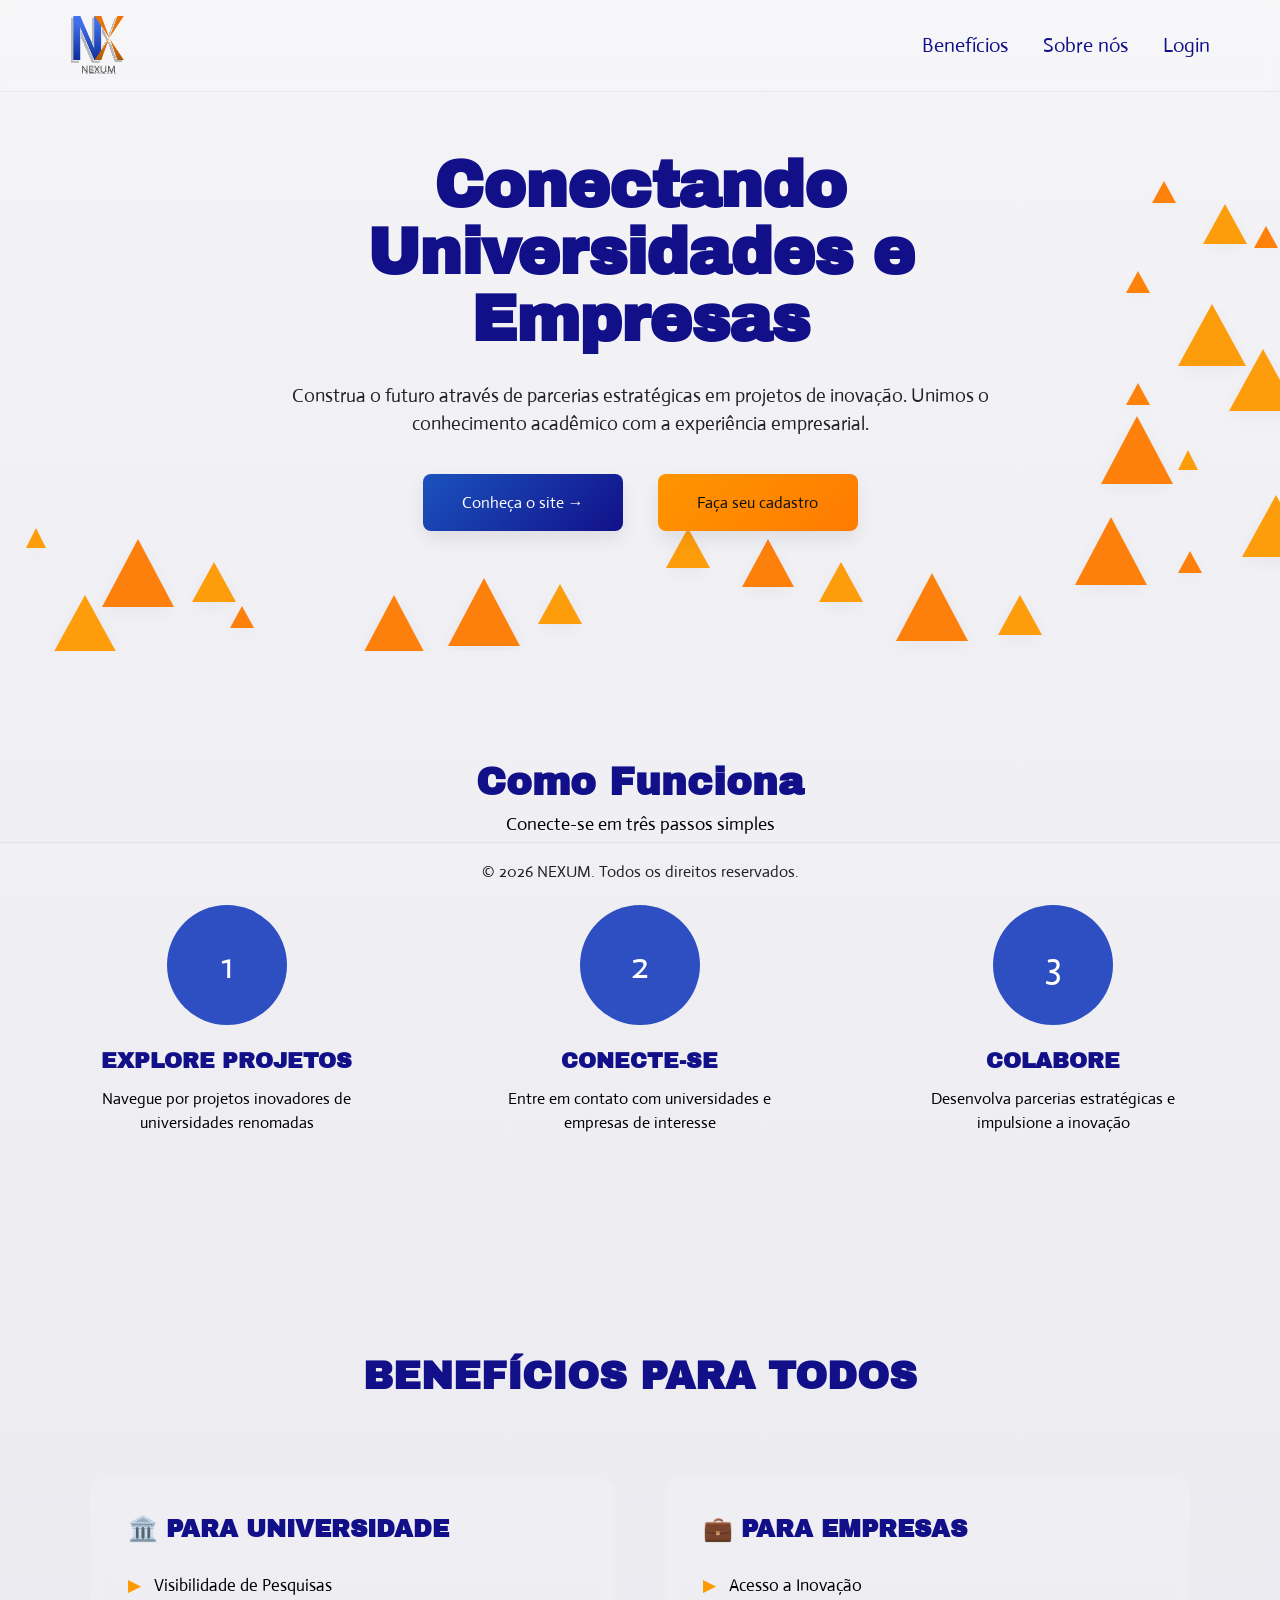
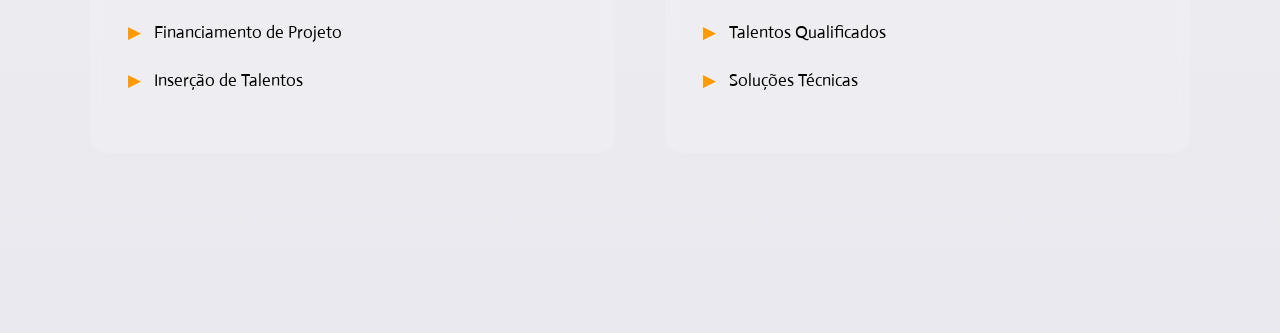
<file: index.html>
<!DOCTYPE html>
<html lang="pt-BR">
<head>

    <meta charset="UTF-8"/>
    <meta name="viewport" content="width=device-width, initial-scale=1.0"/>
    <link rel="stylesheet" href="./css/estilo.css">
    <link href="https://fonts.googleapis.com/css2?family=Actor&family=Archivo+Black&display=swap" rel="stylesheet">
    
    <title>NEXUM</title>
</head>

<body>
  <!-- Cabeçalho html -->
  <header>

    <div class="logo">
      <img src="./img/logoazullaranja.svg" alt="Logo NEXUM">
    </div>

    <nav class="menu">
      <a href="#beneficios">Benefícios</a>
      <a href="./sobrenos.html">Sobre nós</a>
      <a href="./login.html" class="header-btn">Login</a>
    </nav>

  </header>

  <!-- Conteúdo principal -->
  <main>
    <div class="decorations" id="decorations"></div>

    <section class="hero">
      <h2>
        Conectando Universidades e Empresas
      </h2>

      <p>
        Construa o futuro através de parcerias estratégicas em projetos de inovação.
        Unimos o conhecimento acadêmico com a experiência empresarial.
      </p>

      <div class="buttons">

        <a href="#como-funciona" class="btn btn-primary">
          Conheça o site →
        </a>
      
        <a href="./cadastro.html" class="btn btn-secondary">
          Faça seu cadastro
        </a>
      
      </div>
    </section>
  </main>

  <!-- COMO FUNCIONA -->
  <section class="how-it-works" id="como-funciona">

  <h2>Como Funciona</h2>
  <p class="subtitle">
    Conecte-se em três passos simples
  </p>

  <div class="steps">

    <div class="step">
      <div class="circle">1</div>
      <h3>EXPLORE PROJETOS</h3>
      <p>
        Navegue por projetos inovadores
        de universidades renomadas
      </p>
    </div>

    <div class="step">
      <div class="circle">2</div>
      <h3>CONECTE-SE</h3>
      <p>
        Entre em contato com
        universidades e empresas
        de interesse
      </p>
    </div>

    <div class="step">
      <div class="circle">3</div>
      <h3>COLABORE</h3>
      <p>
        Desenvolva parcerias estratégicas
        e impulsione a inovação
      </p>
    </div>

  </div>
</section>

<!-- BENEFÍCIOS -->
<section class="benefits" id="beneficios">

  <h2>BENEFÍCIOS PARA TODOS</h2>

  <div class="benefits-grid">

    <div class="benefit-box">

      <h3>🏛️ PARA UNIVERSIDADE</h3>

      <ul>
        <li>Visibilidade de Pesquisas</li>
        <li>Financiamento de Projeto</li>
        <li>Inserção de Talentos</li>
      </ul>

    </div>

    <div class="benefit-box">

      <h3>💼 PARA EMPRESAS</h3>

      <ul>
        <li>Acesso a Inovação</li>
        <li>Talentos Qualificados</li>
        <li>Soluções Técnicas</li>
      </ul>

    </div>

  </div>

</section>

  <footer>© 2026 NEXUM. Todos os direitos reservados.</footer>

  <!-- Java script -->
  <script>
    
    // Triangulos

    const container = document.getElementById("decorations");

    const triangles = [
      { x: 2, y: 78, size: "small", color: "yellow", rot: 20 },
      { x: 8, y: 80, size: "large", color: "orange", rot: 70 },
      { x: 15, y: 84, size: "yellow", color: "yellow", rot: 100 },
      { x: 4, y: 90, size: "large", color: "yellow", rot: 60 },
      { x: 18, y: 92, size: "small", color: "orange", rot: 310 },
      { x: 28, y: 90, size: "large", color: "orange", rot: 100 },
      { x: 35, y: 87, size: "large", color: "orange", rot: 140 },
      { x: 42, y: 88, size: "yellow", color: "yellow", rot: 60 },

      { x: 52, y: 78, size: "yellow", color: "yellow", rot: 120 },
      { x: 58, y: 80, size: "orange", color: "orange", rot: 70 },
      { x: 64, y: 84, size: "yellow", color: "yellow", rot: 90 },
      { x: 70, y: 86, size: "large", color: "orange", rot: 40 },
      { x: 78, y: 90, size: "yellow", color: "yellow", rot: 110 },

      { x: 90, y: 16, size: "small", color: "orange", rot: 45 },
      { x: 94, y: 20, size: "yellow", color: "yellow", rot: 130 },
      { x: 98, y: 24, size: "small", color: "orange", rot: 70 },
      { x: 88, y: 32, size: "small", color: "orange", rot: 70 },
      { x: 92, y: 38, size: "large", color: "yellow", rot: 90 },
      { x: 96, y: 46, size: "large", color: "yellow", rot: 160 },
      { x: 88, y: 52, size: "small", color: "orange", rot: 190 },
      { x: 86, y: 58, size: "large", color: "orange", rot: 70 },
      { x: 92, y: 64, size: "small", color: "yellow", rot: 120 },
      { x: 97, y: 72, size: "large", color: "yellow", rot: 100 },
      { x: 84, y: 76, size: "large", color: "orange", rot: 100 },
      { x: 92, y: 82, size: "small", color: "orange", rot: 60 }
    ];

    triangles.forEach((t, index) => {
      const el = document.createElement("div");

      el.className = `triangle ${t.color} ${t.size}`;

      el.style.left = `${t.x}%`;
      el.style.top = `${t.y}%`;
      el.style.setProperty("--rotate", `${t.rot}deg`);

      el.style.animationDelay = `${index * 0.2}s`;

      container.appendChild(el);
    });
  </script>

</body>
</html>
</file>
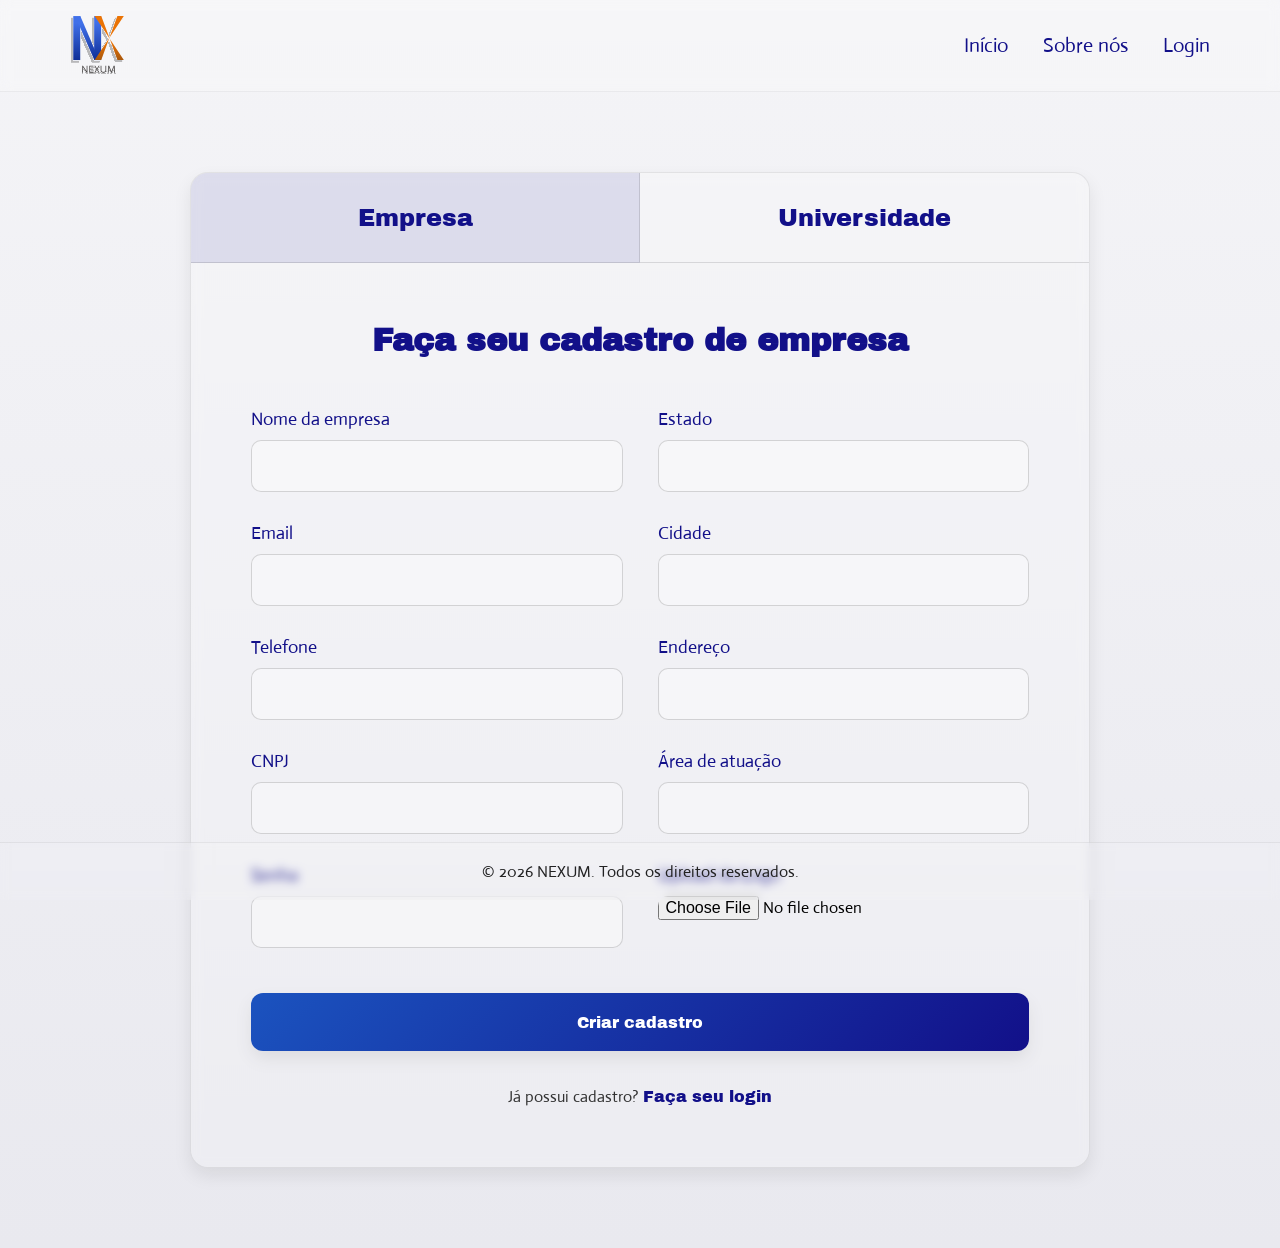
<file: cadastro.html>
<!DOCTYPE html>
<html lang="pt-BR">
<head>

  <meta charset="UTF-8">
  <meta name="viewport" content="width=device-width, initial-scale=1.0">

  <title>Cadastro | NEXUM</title>

  <link rel="stylesheet" href="./css/estilo.css">

  <link href="https://fonts.googleapis.com/css2?family=Actor&family=Archivo+Black&display=swap" rel="stylesheet">

</head>

<body>

  <!-- HEADER -->

  <header>

    <div class="logo">
      <img src="./img/logoazullaranja.svg" alt="Logo NEXUM">
    </div>

    <nav class="menu">
      <a href="./index.html">Início</a>
      <a href="./sobrenos.html">Sobre nós</a>
      <a href="./login.html">Login</a>
    </nav>

  </header>

  <!-- CADASTRO -->

  <main class="register-page">

    <section class="register-container">

      <!-- TABS -->

      <div class="register-tabs">

    <button class="tab blue-active" id="empresa-tab">
      Empresa
    </button>

      <button class="tab" id="universidade-tab">
      Universidade
    </button>

    </div>

<!-- FORM -->

<div class="register-content">

  <!-- FORM EMPRESA -->

  <form class="register-form active-form" id="empresa-form">

    <h2>
      Faça seu cadastro de empresa
    </h2>

    <div class="form-grid">

      <div class="input-group">
        <label>Nome da empresa</label>
        <input type="text">
      </div>

      <div class="input-group">
        <label>Estado</label>
        <input type="text">
      </div>

      <div class="input-group">
        <label>Email</label>
        <input type="email">
      </div>

      <div class="input-group">
        <label>Cidade</label>
        <input type="text">
      </div>

      <div class="input-group">
        <label>Telefone</label>
        <input type="text">
      </div>

      <div class="input-group">
        <label>Endereço</label>
        <input type="text">
      </div>

      <div class="input-group">
        <label>CNPJ</label>
        <input type="text">
      </div>

      <div class="input-group">
        <label>Área de atuação</label>
        <input type="text">
      </div>

      <div class="input-group">
        <label>Senha</label>
        <input type="password">
      </div>

      <div class="input-group">
        <label>Upload da Logo</label>
        <input type="file">
      </div>

    </div>

    <button type="submit" class="register-btn">
      Criar cadastro
    </button>

  </form>

  <!-- FORM UNIVERSIDADE -->

  <form class="register-form" id="universidade-form">

    <h2 class="orange-title">
      Faça seu cadastro de universidade
    </h2>

    <div class="form-grid">

      <div class="input-group orange-group">
        <label>Nome da universidade</label>
        <input type="text">
      </div>

      <div class="input-group orange-group">
        <label>Estado</label>
        <input type="text">
      </div>

      <div class="input-group orange-group">
        <label>Email institucional</label>
        <input type="email">
      </div>

      <div class="input-group orange-group">
        <label>Cidade</label>
        <input type="text">
      </div>

      <div class="input-group orange-group">
        <label>Telefone</label>
        <input type="text">
      </div>

      <div class="input-group orange-group">
        <label>CNPJ</label>
        <input type="text">
      </div>

      <div class="input-group orange-group">
        <label>Senha</label>
        <input type="password">
      </div>

      <div class="input-group orange-group">
        <label>Upload da Logo</label>
        <input type="file">
      </div>

    </div>

    <button type="submit" class="register-btn university-btn">
      Criar cadastro
    </button>

  </form>

  <p class="register-login">
    Já possui cadastro?
    <a href="login.html">
      Faça seu login
    </a>
  </p>

</div>

<script>

  const empresaTab = document.getElementById("empresa-tab");
const universidadeTab = document.getElementById("universidade-tab");

const empresaForm = document.getElementById("empresa-form");
const universidadeForm = document.getElementById("universidade-form");

empresaTab.addEventListener("click", () => {

  empresaTab.classList.add("blue-active");
  universidadeTab.classList.remove("orange-active");

  empresaForm.classList.add("active-form");
  universidadeForm.classList.remove("active-form");

});

universidadeTab.addEventListener("click", () => {

  universidadeTab.classList.add("orange-active");
  empresaTab.classList.remove("blue-active");

  universidadeForm.classList.add("active-form");
  empresaForm.classList.remove("active-form");

});

</script>

</section>

<footer>© 2026 NEXUM. Todos os direitos reservados.</footer>

</main>

</body>
</html>
</file>
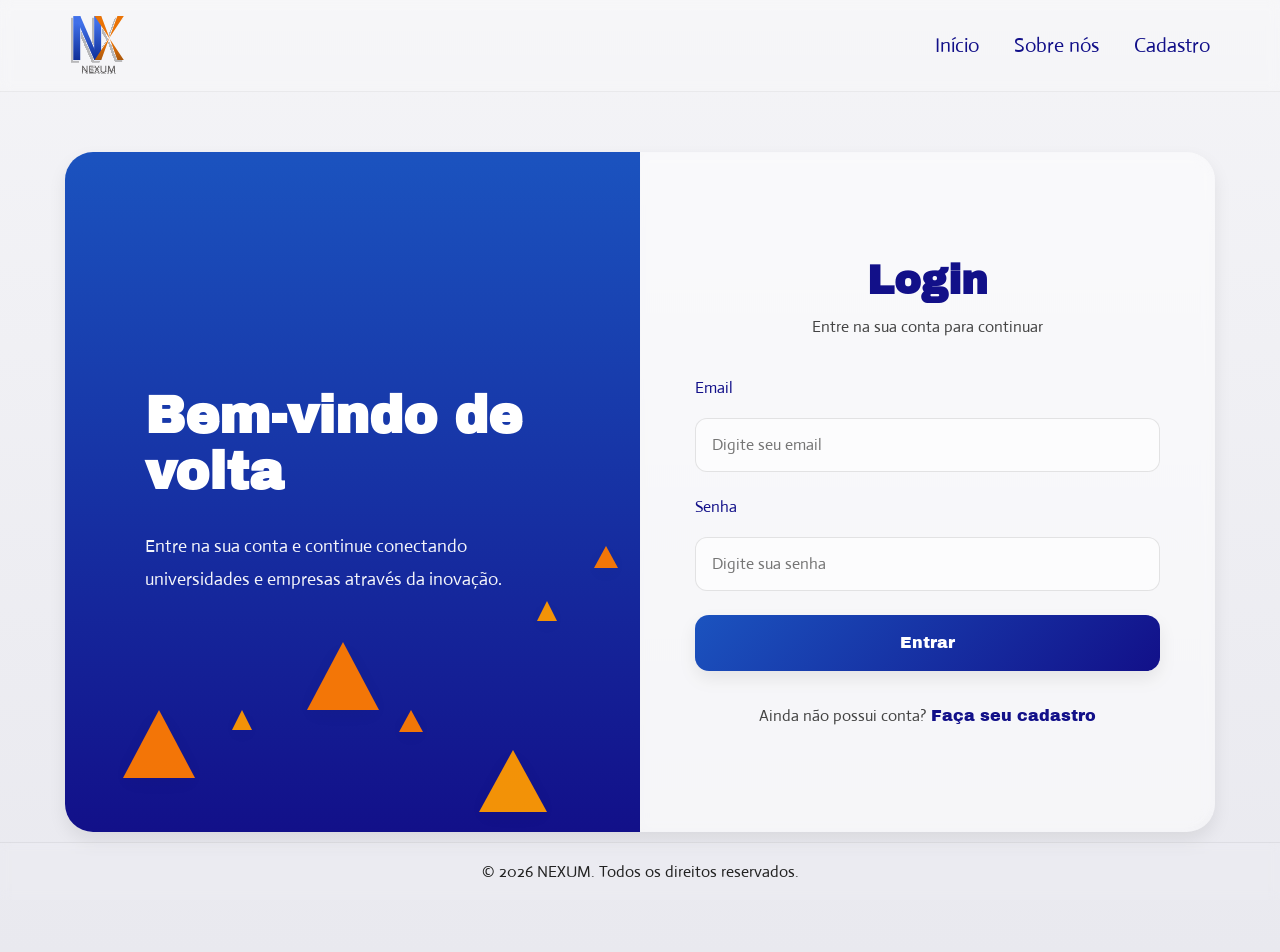
<file: login.html>
<!DOCTYPE html>
<html lang="pt-BR">
<head>

  <meta charset="UTF-8">
  <meta name="viewport" content="width=device-width, initial-scale=1.0">

  <link rel="stylesheet" href="./css/estilo.css">

  <link href="https://fonts.googleapis.com/css2?family=Actor&family=Archivo+Black&display=swap" rel="stylesheet">

  <title>Login | NEXUM</title>

</head>

<body>

  <!-- HEADER -->

  <header>

    <div class="logo">
      <img src="./img/logoazullaranja.svg" alt="Logo NEXUM">
    </div>

    <nav class="menu">
      <a href="index.html">Início</a>
      <a href="./sobrenos.html">Sobre nós</a>
      <a href="cadastro.html">Cadastro</a>
    </nav>

  </header>

  <!-- MAIN -->

  <main class="login-main">

    <section class="login-container">

      <div class="login-wrapper">

        <!-- LADO ESQUERDO -->

        <div class="login-side">

            <div class="login-decorations"></div>

          <h2>
            Bem-vindo de volta
          </h2>

          <p>
            Entre na sua conta e continue conectando
            universidades e empresas através da inovação.
          </p>

        </div>

        <!-- LADO DIREITO -->

        <div class="login-box">

          <h1>
            Login
          </h1>

          <p class="login-subtitle">
            Entre na sua conta para continuar
          </p>

          <form class="login-form" action="home.html">

            <div class="input-group">

              <label>Email</label>

              <input
                type="email"
                placeholder="Digite seu email"
              >

            </div>

            <div class="input-group">

              <label>Senha</label>

              <input
                type="password"
                placeholder="Digite sua senha"
              >

            </div>

            <button type="submit" class="login-btn">
                Entrar
            </button>

          </form>

          <p class="register-link">

            Ainda não possui conta?

            <a href="cadastro.html">
              Faça seu cadastro
            </a>

          </p>

        </div>

      </div>

    </section>

    <footer>© 2026 NEXUM. Todos os direitos reservados.</footer>

  </main>


<script>

/* =========================
   TRIÂNGULOS LOGIN
========================= */

const loginContainer = document.querySelector(".login-decorations");

const loginTriangles = [

  { x: 29, y: 82, size: "small", color: "yellow", rot: 20 },

  { x: 10, y: 82, size: "large", color: "orange", rot: 70 },

  { x: 42, y: 72, size: "large", color: "orange", rot: 120 },

  { x: 58, y: 82, size: "small", color: "orange", rot: 40 },

  { x: 82, y: 66, size: "small", color: "yellow", rot: 110 },

  { x: 72, y: 88, size: "large", color: "yellow", rot: 160 },

  { x: 92, y: 58, size: "small", color: "orange", rot: 120 }

];

loginTriangles.forEach((t, index) => {

  const el = document.createElement("div");

  el.className = `triangle ${t.color} ${t.size}`;

  el.style.left = `${t.x}%`;
  el.style.top = `${t.y}%`;

  el.style.setProperty("--rotate", `${t.rot}deg`);

  el.style.animationDelay = `${index * 0.2}s`;

  loginContainer.appendChild(el);

});

</script>
</body>
</html>
</file>
<file: css/estilo.css>
/* =========================
   RESET
========================= */

* {
  margin: 0;
  padding: 0;
  box-sizing: border-box;
}

/* =========================
   VARIÁVEIS
========================= */

:root {
  --bg-1: #f4f4f7;
  --bg-2: #e9e9ef;

  --primary: #121089;
  --primary-hover: #2f37c7;

  --orange: #ff7b00;
  --yellow: #ff9900;

  --text: black;

  --shadow: 0 8px 18px rgba(0, 0, 0, 0.08);
}

/* =========================
   BASE
========================= */

html {
  scroll-behavior: smooth;
}

html,
body {
  width: 100%;
  min-height: 100vh;

  overflow-x: hidden;

  background: linear-gradient(
    180deg,
    var(--bg-1),
    var(--bg-2)
  );

  color: var(--text);

  font-family: 'Actor', sans-serif;
}

body {
  display: flex;
  flex-direction: column;

  min-height: 100vh;

  animation: fadeIn 1.2s ease;

  position: relative;

  overflow-x: hidden;
}

/* =========================
   FADE
========================= */

@keyframes fadeIn {

  from {
    opacity: 0;
    transform: translateY(12px);
  }

  to {
    opacity: 1;
    transform: translateY(0);
  }
}

/* =========================
   HEADER
========================= */

header {
  width: 100%;
  height: 92px;

  display: flex;
  align-items: center;

  padding: 0 70px;

  background: rgba(255, 255, 255, 0.2);

  border-bottom: 1px solid rgba(0, 0, 0, 0.05);

  backdrop-filter: blur(6px);

  z-index: 20;

  position: relative;
}

.logo img {
  height: 60px;
  width: auto;

  object-fit: contain;

  display: block;
}

/* =========================
   HERO ORIGINAL
========================= */

main {
  flex: 1;

  display: flex;
  align-items: center;
  justify-content: center;

  padding: 60px 20px 120px;

  position: relative;

  width: 100%;

  overflow: hidden;
}

.hero {
  width: 100%;
  max-width: 900px;

  text-align: center;

  position: relative;
  z-index: 5;
}

.hero h2 {
  font-family: 'Archivo Black', sans-serif;

  font-size: clamp(2.5rem, 5vw, 5rem);

  line-height: 1.05;

  color: var(--primary);

  margin-bottom: 28px;

  letter-spacing: -1px;
}

.hero p {
  max-width: 760px;

  margin: 0 auto;

  font-size: clamp(1rem, 1.5vw, 1.45rem);

  line-height: 1.5;

  color: #232323;

  font-weight: 400;

  font-family: 'Actor', sans-serif;
}

/* =========================
   BOTÕES ORIGINAIS
========================= */

.buttons {
  margin-top: 35px;

  display: flex;
  align-items: center;
  justify-content: center;

  gap: 35px;

  flex-wrap: wrap;
}

.btn {
  min-width: 200px;

  padding: 18px 28px;

  border: none;

  cursor: pointer;

  font-size: 1rem;

  font-family: 'Actor', sans-serif;

  border-radius: 8px;

  transition:
    transform 0.28s ease,
    box-shadow 0.28s ease,
    background 0.28s ease;

  box-shadow: var(--shadow);

  position: relative;

  overflow: hidden;

  display: inline-flex;
  align-items: center;
  justify-content: center;

  text-decoration: none;
}

.btn::before {
  content: "";

  position: absolute;

  top: 0;
  left: -100%;

  width: 100%;
  height: 100%;

  background: rgba(255, 255, 255, 0.18);

  transition: left 0.45s ease;
}

.btn:hover::before {
  left: 100%;
}

.btn:hover {
  transform: translateY(-4px) scale(1.02);

  box-shadow: 0 12px 24px rgba(0, 0, 0, 0.12);
}

.btn-primary {
  background: linear-gradient(
    135deg,
    #1B53BF,
    #121089
  );

  color: #fff;
}

.btn-primary:hover {
  background: linear-gradient(
    135deg,
    #3953ec,
    #2d2db7
  );
}

.btn-secondary {
  background: linear-gradient(
    135deg,
    #ff9500,
    #ff7B00
  );

  color: #111;
}

.btn-secondary:hover {
  background: linear-gradient(
    135deg,
    #ffab26,
    #ff7f14
  );
}

/* =========================
   TRIÂNGULOS
========================= */

.decorations {
  position: absolute;

  inset: 0;

  overflow: hidden;

  z-index: 1;

  pointer-events: none;
}

.triangle {
  position: absolute;

  width: 0;
  height: 0;

  max-width: 100%;
  max-height: 100%;

  opacity: 0.95;

  animation: float 6s ease-in-out infinite;

  filter: drop-shadow(
    0 4px 10px rgba(0, 0, 0, 0.05)
  );
}

.triangle.orange {
  border-left: 26px solid transparent;
  border-right: 26px solid transparent;
  border-bottom: 48px solid var(--orange);
}

.triangle.yellow {
  border-left: 22px solid transparent;
  border-right: 22px solid transparent;
  border-bottom: 40px solid var(--yellow);
}

.triangle.small.orange {
  border-left-width: 12px;
  border-right-width: 12px;
  border-bottom-width: 22px;
}

.triangle.small.yellow {
  border-left-width: 10px;
  border-right-width: 10px;
  border-bottom-width: 20px;
}

.triangle.large.orange {
  border-left-width: 36px;
  border-right-width: 36px;
  border-bottom-width: 68px;
}

.triangle.large.yellow {
  border-left-width: 34px;
  border-right-width: 34px;
  border-bottom-width: 62px;
}

@keyframes float {

  0% {
    transform:
      translateY(0px)
      rotate(var(--rotate));
  }

  50% {
    transform:
      translateY(-10px)
      rotate(calc(var(--rotate) + 4deg));
  }

  100% {
    transform:
      translateY(0px)
      rotate(var(--rotate));
  }
}

/* =========================
   COMO FUNCIONA
========================= */

.how-it-works {
  padding: 110px 30px;

  text-align: center;
}

.how-it-works h2 {
  font-size: clamp(2rem, 3vw, 3rem);

  color: var(--primary);

  font-family: 'Archivo Black', sans-serif;
}

.subtitle {
  margin-top: 10px;

  font-size: 1.1rem;
}

.steps {
  margin-top: 70px;

  display: grid;

  grid-template-columns: repeat(3, 1fr);

  gap: 40px;

  max-width: 1200px;

  margin-inline: auto;
}

.step {
  text-align: center;
}

.circle {
  width: 120px;
  height: 120px;

  border-radius: 50%;

  background: #2d4fc2;

  color: white;

  display: flex;
  align-items: center;
  justify-content: center;

  margin: 0 auto 24px;

  font-size: 2.3rem;
}

.step h3 {
  font-size: 1.35rem;

  color: var(--primary);

  margin-bottom: 14px;

  font-family: 'Archivo Black', sans-serif;
}

.step p {
  font-size: 1rem;

  line-height: 1.5;

  max-width: 300px;

  margin: auto;
}

/* =========================
   BENEFÍCIOS
========================= */

.benefits {
  padding: 110px 30px 180px;
}

.benefits h2 {
  text-align: center;

  font-size: clamp(2rem, 3vw, 3rem);

  color: var(--primary);

  font-family: 'Archivo Black', sans-serif;

  margin-bottom: 80px;
}

.benefits-grid {
  display: grid;

  grid-template-columns: repeat(2, 1fr);

  gap: 50px;

  max-width: 1100px;

  margin: auto;
}

.benefit-box {
  background: rgba(255,255,255,0.18);

  border-radius: 18px;

  padding: 38px;

  backdrop-filter: blur(6px);
}

.benefit-box h3 {
  font-size: 1.5rem;

  color: var(--primary);

  margin-bottom: 30px;

  font-family: 'Archivo Black', sans-serif;
}

.benefit-box ul {
  list-style: none;
}

.benefit-box li {
  position: relative;

  padding-left: 26px;

  margin-bottom: 22px;

  font-size: 1.05rem;

  line-height: 1.5;
}

.benefit-box li::before {
  content: "▶";

  position: absolute;

  left: 0;

  color: var(--yellow);
}

/* =========================
   FOOTER
========================= */

footer {
  position: fixed;

  bottom: 0;
  left: 0;

  width: 100%;

  text-align: center;

  padding: 18px 20px;

  background: rgba(255, 255, 255, 0.075);

  backdrop-filter: blur(5px);

  color: #222;

  font-size: 1rem;

  font-family: 'Actor', sans-serif;

  border-top: 1px solid rgba(0,0,0,0.06);

  z-index: 999;
}

/* =========================
   RESPONSIVO
========================= */

@media (max-width: 1000px) {

  .steps {
    grid-template-columns: 1fr;
  }

  .benefits-grid {
    grid-template-columns: 1fr;
  }
}

@media (max-width: 900px) {

  header {
    padding: 0 24px;
  }

  .hero h2 {
    margin-bottom: 22px;
  }

  .hero p {
    max-width: 92%;
  }

  .buttons {
    gap: 18px;
  }

  .btn {
    width: 100%;
    max-width: 280px;
  }

}

@media (max-width: 600px) {

  main {
    padding-top: 30px;
  }

  .logo img {
    height: 48px;
  }

  .hero h2 {
    font-size: 2.4rem;
  }

  .hero p {
    font-size: 1rem;
  }

  .circle {
    width: 100px;
    height: 100px;

    font-size: 2rem;
  }

  .step h3,
  .benefit-box h3 {
    font-size: 1.2rem;
  }

  .step p,
  .benefit-box li {
    font-size: 0.95rem;
  }

  footer {
    font-size: 0.92rem;
  }
}

/* Nav bar header */

header {
  justify-content: space-between;
}

.menu {
  display: flex;
  gap: 35px;
}

.menu a {
  text-decoration: none;
  color: var(--primary);
  font-size: 20px;
  font-family: 'Actor', sans-serif;
  transition: 0.25s;
}

.menu a:hover {
  color: var(--orange);
}


/* =========================
   PÁGINA CADASTRO
========================= */

.register-page {
  min-height: calc(100vh - 92px);

  display: flex;
  align-items: center;
  justify-content: center;

  padding: 80px 20px;
}

/* =========================
   CARD CADASTRO
========================= */

.register-container {
  width: 100%;
  max-width: 900px;

  background: rgba(255,255,255,0.18);

  border-radius: 18px;

  overflow: hidden;

  backdrop-filter: blur(6px);

  box-shadow: var(--shadow);

  border: 1px solid rgba(0,0,0,0.08);
}

/* =========================
   TABS
========================= */

.register-tabs {
  display: grid;

  grid-template-columns: 1fr 1fr;
}

.tab {
  height: 90px;

  border: none;

  background: transparent;

  font-size: 1.5rem;

  font-family: 'Archivo Black', sans-serif;

  color: var(--primary);

  cursor: pointer;

  transition: 0.25s;

  border-bottom: 1px solid rgba(0,0,0,0.12);
}

.tab:first-child {
  border-right: 1px solid rgba(0,0,0,0.12);
}

.tab.active {
  background: rgba(255,255,255,0.25);
}

/* =========================
   CONTEÚDO CADASTRO
========================= */

.register-content {
  padding: 60px;
}

.register-content h2 {
  text-align: center;

  font-size: 2rem;

  color: var(--primary);

  margin-bottom: 50px;

  font-family: 'Archivo Black', sans-serif;
}

/* =========================
   TÍTULO UNIVERSIDADE
========================= */

.orange-title {
  color: var(--orange) !important;
}

/* =========================
   FORMULÁRIO
========================= */

.form-grid {
  display: grid;

  grid-template-columns: repeat(2, 1fr);

  gap: 30px 35px;
}

.input-group {
  display: flex;
  flex-direction: column;
}

.input-group label {
  color: var(--primary);

  font-size: 1.1rem;

  margin-bottom: 10px;
}

.input-group input {
  height: 52px;

  border-radius: 10px;

  border: 1px solid rgba(0,0,0,0.15);

  background: rgba(255,255,255,0.35);

  padding: 0 16px;

  font-size: 1rem;

  font-family: 'Actor', sans-serif;

  outline: none;

  transition:
    border 0.25s ease,
    box-shadow 0.25s ease,
    background 0.25s ease;
}

.input-group input:focus {
  border-color: var(--primary);

  box-shadow: 0 0 0 4px rgba(18,16,137,0.08);

  background: rgba(255,255,255,0.55);
}

/* =========================
   BOTÃO CADASTRO
========================= */

.register-btn {
  width: 100%;

  height: 58px;

  margin-top: 45px;

  border: none;

  border-radius: 12px;

  background: linear-gradient(
    135deg,
    #1B53BF,
    #121089
  );

  color: white;

  font-size: 1rem;

  font-family: 'Archivo Black', sans-serif;

  cursor: pointer;

  transition:
    transform 0.25s ease,
    box-shadow 0.25s ease;

  box-shadow: var(--shadow);
}

.register-btn:hover {
  transform: translateY(-3px);

  box-shadow: 0 12px 22px rgba(0,0,0,0.12);
}

/* =========================
   LOGIN
========================= */

.register-login {
  margin-top: 35px;

  text-align: center;

  font-size: 1rem;

  color: #333;
}

.register-login a {
  color: var(--primary);

  text-decoration: none;

  font-family: 'Archivo Black', sans-serif;
}

.register-login a:hover {
  color: var(--orange);
}

/* =========================
   RESPONSIVO CADASTRO
========================= */

@media (max-width: 800px) {

  .register-content {
    padding: 40px 24px;
  }

  .form-grid {
    grid-template-columns: 1fr;
  }

  .tab {
    font-size: 1.1rem;
  }
}

@media (max-width: 600px) {

  .register-content h2 {
    font-size: 1.6rem;
  }

  .input-group label {
    font-size: 1rem;
  }

  .register-btn {
    height: 54px;
  }
}

/* =========================
   TROCA DE FORM NO CADASTRO
========================= */

.register-form {
  display: none;
}

.active-form {
  display: block;
}

/* =========================
   UNIVERSIDADE LARANJA
========================= */

.orange-title {
  color: var(--orange);
}

.orange-group label {
  color: var(--orange);
}

.orange-group input:focus {
  border-color: var(--orange);

  box-shadow: 0 0 0 4px rgba(255,123,0,0.12);
}

/* =========================
   BOTÃO UNIVERSIDADE
========================= */

.university-btn {
  background: linear-gradient(
    135deg,
    #ff9900,
    #ff7b00
  );

  color: white;
}

.university-btn:hover {
  background: linear-gradient(
    135deg,
    #ffae2b,
    #ff8a1c
  );
}

/* =========================
   TAB ATIVA UNIVERSIDADE
========================= */

.tab.orange-active {
  background: rgba(255,123,0,0.12);

  color: var(--orange);
}

/* =========================
   TABS ATIVAS
========================= */

.blue-active {
  background: rgba(18, 16, 137, 0.10);
}

.orange-active {
  background: rgba(255, 123, 0, 0.12);
}


/* =========================
   INPUT FILE
========================= */

input[type="file"] {
  border: none;
  background: transparent;
  padding: 0;
}






/* =========================
   LOGIN MAIN
========================= */

.login-main {

  flex: 1;

  display: flex;
  align-items: center;
  justify-content: center;

  padding: 60px 20px 120px;
}

/* =========================
   LOGIN CONTAINER
========================= */

.login-container {

  width: 100%;
  max-width: 1150px;
}

/* =========================
   LOGIN WRAPPER
========================= */

.login-wrapper {

  width: 100%;

  min-height: 680px;

  display: grid;

  grid-template-columns: 1fr 1fr;

  background: rgba(255,255,255,0.20);

  border-radius: 28px;

  overflow: hidden;

  backdrop-filter: blur(6px);

  box-shadow: var(--shadow);
}

/* =========================
   LADO ESQUERDO LOGIN
========================= */

.login-side {

  background: linear-gradient(
    180deg,
    #1B53BF,
    #121089
  );

  color: white;

  display: flex;
  flex-direction: column;
  justify-content: center;

  padding: 80px;
}

.login-side h2 {

  font-size: clamp(2.5rem, 4vw, 4rem);

  line-height: 1.1;

  margin-bottom: 30px;

  font-family: 'Archivo Black', sans-serif;
}

.login-side p {

  font-size: 1.15rem;

  line-height: 1.8;

  opacity: 0.95;

  max-width: 420px;
}

/* =========================
   LOGIN BOX
========================= */

.login-box {

  background: rgba(255,255,255,0.30);

  backdrop-filter: blur(6px);

  padding: 70px 55px;

  display: flex;
  flex-direction: column;
  justify-content: center;
}

.login-box h1 {

  text-align: center;

  color: var(--primary);

  font-family: 'Archivo Black', sans-serif;

  font-size: 2.5rem;

  margin-bottom: 14px;
}

.login-subtitle {

  text-align: center;

  color: #444;

  margin-bottom: 40px;

  font-size: 1rem;
}

/* =========================
   FORM LOGIN
========================= */

.login-form {

  display: flex;
  flex-direction: column;

  gap: 24px;
}

.login-form .input-group {

  display: flex;
  flex-direction: column;

  gap: 10px;
}

.login-form .input-group label {

  color: var(--primary);

  font-size: 1rem;
}

.login-form .input-group input {

  height: 54px;

  border-radius: 12px;

  border: 1px solid rgba(0,0,0,0.10);

  background: rgba(255,255,255,0.55);

  padding: 0 16px;

  outline: none;

  font-size: 1rem;

  transition: 0.25s;
}

.login-form .input-group input:focus {

  border-color: var(--primary);

  box-shadow: 0 0 0 4px rgba(18, 16, 137, 0.08);
}

/* =========================
   LOGIN OPTIONS
========================= */

/* =========================
   BOTÃO LOGIN
========================= */

.login-btn {

  width: 100%;

  height: 56px;

  border: none;

  border-radius: 14px;

  background: linear-gradient(
    135deg,
    #1B53BF,
    #121089
  );

  color: white;

  font-size: 1rem;

  font-family: 'Archivo Black', sans-serif;

  cursor: pointer;

  transition:
    transform 0.28s ease,
    box-shadow 0.28s ease,
    background 0.28s ease;

  box-shadow: var(--shadow);
}

.login-btn:hover {

  transform: translateY(-4px);

  background: linear-gradient(
    135deg,
    #3953ec,
    #2d2db7
  );

  box-shadow: 0 12px 24px rgba(0,0,0,0.12);
}

/* =========================
   REGISTER LINK
========================= */

.register-link {

  margin-top: 34px;

  text-align: center;

  color: #444;
}

.register-link a {

  text-decoration: none;

  color: var(--primary);

  font-family: 'Archivo Black', sans-serif;

  transition: 0.25s;
}

.register-link a:hover {

  color: var(--orange);
}

/* =========================
   RESPONSIVO LOGIN
========================= */

@media (max-width: 950px) {

  .login-wrapper {

    grid-template-columns: 1fr;
  }

  .login-side {

    padding: 55px 35px;

    text-align: center;

    align-items: center;
  }

  .login-side p {

    max-width: 100%;
  }

  .login-box {

    padding: 50px 28px;
  }
}

@media (max-width: 600px) {

  .login-side h2 {

    font-size: 2.2rem;
  }

  .login-box h1 {

    font-size: 2rem;
  }

  .login-options {

    flex-direction: column;

    align-items: flex-start;
  }
}


/* =========================
   TRIÂNGULOS DO LOGIN-SIDE
========================= */

.login-side {
  position: relative;
  overflow: hidden;
}

.login-decorations {

  position: absolute;

  inset: 0;

  pointer-events: none;
}

/* =========================
   SOBRE NÓS
========================= */

.about-main {

  flex: 1;

  display: flex;
  justify-content: center;

  padding:
    70px
    20px
    140px;
}

/* =========================
   ABOUT
========================= */

.about-section {
  width: 100%;

  padding: 70px 40px 140px;

  display: flex;
  flex-direction: column;
  align-items: center;

  gap: 90px;
}

/* PRIMEIRA LINHA */

.about-row-top {
  width: 100%;

  display: flex;
  justify-content: center;

  gap: 140px;

  flex-wrap: wrap;
}

/* SEGUNDA LINHA */

.about-row-bottom {
  width: 100%;

  display: flex;
  justify-content: center;

  gap: 140px;

  flex-wrap: wrap;
}

.member-card {
  width: 240px;
  text-align: center;
  padding: 10px;
}

.member-card img {

  width: 185px;
  height: 185px;
  object-fit: cover;
  border-radius: 14px;
  border: 1.5px solid var(--primary);
  box-shadow: var(--shadow);
  margin-bottom: 18px;
  transition:
    transform 0.28s ease,
    box-shadow 0.28s ease;
}

.member-card img:hover {

  transform: translateY(-4px);
  box-shadow: 0 12px 24px rgba(0,0,0,0.12);
}

.member-card h3 {
  font-size: 1.7rem;
  color: var(--primary);
  font-family: 'Archivo Black', sans-serif;
  margin-bottom: 12px;
}

.member-card a {
  text-decoration: none;

  color: var(--primary);

  font-size: 1.15rem;

  transition: 0.25s;
}

.member-card a:hover {
  color: var(--orange);
}

/* =========================
   RESPONSIVO ABOUT
========================= */

@media (max-width: 900px) {

  .about-row-top,
  .about-row-bottom {
    gap: 60px;
  }

  .member-card img {
    width: 130px;
    height: 130px;
  }

  .member-card h3 {
    font-size: 1.25rem;
  }
}

@media (max-width: 600px) {

  .about-section {
    padding: 50px 20px 120px;
  }

  .about-row-top,
  .about-row-bottom {
    flex-direction: column;
    align-items: center;

    gap: 50px;
  }
}

/* =========================
   GRID EQUIPE
========================= */

.team-grid {

  display: grid;

  grid-template-columns:
    repeat(auto-fit, minmax(240px, 1fr));

  gap: 70px 40px;

  justify-items: center;
}

/* =========================
   CARD MEMBRO
========================= */

.member-card {

  width: 100%;
  max-width: 260px;

  display: flex;
  flex-direction: column;
  align-items: center;

  transition:
    transform 0.28s ease,
    box-shadow 0.28s ease;
}

.member-card:hover {

  transform: translateY(-6px);
}


/* =========================
   TEXTO MEMBRO
========================= */

.member-card h3 {

  font-size: 1.25rem;

  color: var(--primary);

  font-family: 'Archivo Black', sans-serif;

  margin-bottom: 14px;

  text-align: center;
}

.member-card a {

  text-decoration: none;

  color: var(--orange);

  font-size: 1rem;

  transition: 0.25s;
}

.member-card a:hover {

  color: var(--primary);
}

/* =========================
   RESPONSIVO SOBRE
========================= */

@media (max-width: 700px) {

  .about-subtitle {

    margin-bottom: 55px;
  }

  .team-grid {

    gap: 55px;
  }

  
  .member-card h3 {

    font-size: 1.1rem;
  }
}

/* =========================
   TÍTULOS SOBRE NÓS
========================= */

.about-section h1 {

  font-size: clamp(2.8rem, 5vw, 4.5rem);
  color: var(--primary);
  font-family: 'Archivo Black', sans-serif;
  text-align: center;
  letter-spacing: -1px;
  margin-top: -40px;
  margin-bottom: -55px;
}

.about-subtitle {

  font-size: 22px;
  color: #3b3b3b;
  text-align: center;
  max-width: 720px;
  line-height: 1.6;
  margin-bottom: -10px;
}

/* ESTILIZAÇÃO TELA HOME */
    /* Topo da pagina */

    .dashboard-hero {
      text-align: center;
      padding: 70px 20px 40px;
    }
    
    .dashboard-hero h1 {
      font-size: 3rem;
      color: var(--primary);
      font-family: 'Archivo Black', sans-serif;
      margin-bottom: 18px;
    }
    
    .dashboard-hero p {
      font-size: 1.15rem;
      color: #666;
      max-width: 700px;
      margin: 0 auto;
    }

    /* Barra de pesquisa */

    .search-section {
      display: flex;
      justify-content: center;
      margin-bottom: 70px;
    }
    
    .search-box {
    
      width: 100%;
      max-width: 900px;
      height: 70px;
      background: white;
      border: 2px solid rgba(18,16,137,.15);
      border-radius: 999px;
      display: flex;
      align-items: center;
      padding: 0 28px;
      box-shadow: var(--shadow);
    }
    
    .search-box ion-icon {
      font-size: 1.8rem;
      color: var(--primary);
    }
    
    .search-box input {
      flex: 1;
      border: none;
      outline: none;
      margin-left: 16px;
      font-size: 1rem;
      background: transparent;
    }

    /* Menu side bar */

    .sidebar-menu {
      position: fixed;
      top: 0;
      right: -320px;
      width: 300px;
      height: 100vh;
      background: white;
      box-shadow: -6px 0 20px rgba(0,0,0,.08);
      transition: .35s;
      padding: 120px 30px;
      z-index: 1000;
    }
    
    .sidebar-menu.active {
      right: 0;
    }
    
    .sidebar-menu a {
      display: block;
      margin-bottom: 25px;
      color: var(--primary);
      text-decoration: none;
      font-size: 1.1rem;
      font-weight: 600;
    }

    .menu-toggle {
      display: flex;
      align-items: center;
      justify-content: center;
      cursor: pointer;
      color: var(--primary);
      font-size: 3rem;
    }

    .close-sidebar {
      width: 100%;
      display: flex;
      align-items: center;
      gap: 10px;
      padding: 14px;
      margin-bottom: 35px;
      border: none;
      background: rgba(18,16,137,.08);
      color: var(--primary);
      font-size: 1rem;
      font-family: 'Actor', sans-serif;
      border-radius: 10px;
      cursor: pointer;
      transition: .25s;
    }
    
    .close-sidebar:hover {
      background: rgba(18,16,137,.15);
    }
    
    .close-sidebar ion-icon {
      font-size: 1.4rem;
    }

    /* PROJETOS */

.projects-section {
  width: 100%;
  padding: 0 60px 120px;
}

.projects-section h2 {
  text-align: center;
  font-size: 2rem;
  color: var(--primary);
  font-family: 'Archivo Black', sans-serif;
  margin-bottom: 45px;
}

/* GRID */

.projects-grid {
  max-width: 1500px;
  margin: 0 auto;
  display: grid;
  grid-template-columns: repeat(auto-fit, minmax(320px, 1fr));
  gap: 30px;
}

/* CARD E FOTO */

.project-card {
  background: rgba(255,255,255,.8);
  border-radius: 18px;
  padding: 28px;
  box-shadow: var(--shadow);
  transition:
    transform .25s ease,
    box-shadow .25s ease;
}

.project-card:hover {
  transform: translateY(-6px);
  box-shadow: 0 12px 24px rgba(0,0,0,.12);
}

.project-image {

  width: calc(100% + 56px);
  height: 180px;
  object-fit: cover;
  margin:
    -28px
    -28px
    20px
    -28px;
  border-radius:
    18px
    18px
    0
    0;
}

/* TAG */

.project-tag {
  display: inline-block;
  background: rgba(18,16,137,.10);
  color: var(--primary);
  padding: 6px 14px;
  border-radius: 999px;
  font-size: .9rem;
  margin-bottom: 18px;
}

/* TITULO */

.project-card h3 {
  color: var(--primary);
  font-family: 'Archivo Black', sans-serif;
  font-size: 1.35rem;
  margin-bottom: 14px;
}

/* TEXTO */

.project-card p {
  color: #444;
  line-height: 1.6;
  margin-bottom: 22px;
}

/* LINK */

.project-card a {
  text-decoration: none;
  color: var(--orange);
  font-weight: bold;
  transition: .25s;
}

.project-card a:hover {
  color: var(--primary);
}

/* RESPONSIVIDADE */

@media (max-width: 768px) {

  .projects-section {
    padding: 0 20px 120px;
  }

  .projects-grid {
    grid-template-columns: 1fr;
  }
}
</file>
